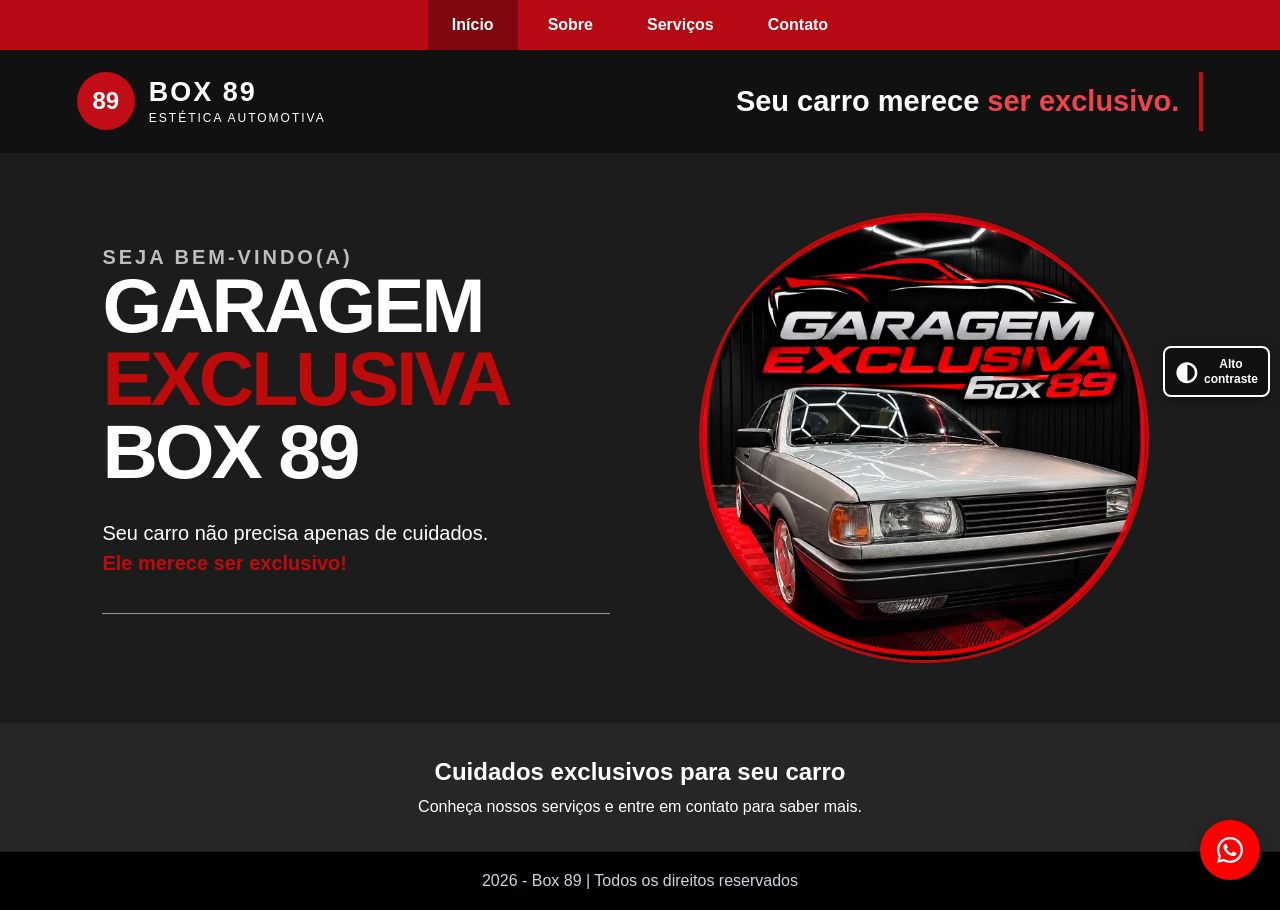
<file: index.html>
<!DOCTYPE html>

<html lang="pt-BR">
<head>
<meta charset="utf-8"/>
<meta content="width=device-width, initial-scale=1.0" name="viewport"/>
<title>Garagem Exclusiva Box 89</title>
<link href="css/inicio.css" rel="stylesheet"/>
<link href="css/menu-padrao.css" rel="stylesheet"/>
<link href="css/acessibilidade.css" rel="stylesheet"/>
<script src="js/acessibilidade.js" defer></script>
</head>
<body>
<button class="contraste-toggle" type="button" aria-pressed="false" aria-label="Ativar alto contraste" title="Ativar alto contraste"><span aria-hidden="true">◐</span><span>Alto<br/>contraste</span></button>
<!-- Navegação padronizada em todas as páginas -->
<nav aria-label="Menu principal" class="navbar">
<div class="navbar-conteudo">
<a aria-current="page" class="ativo" href="index.html">Início</a>
<a href="sobre.html">Sobre</a>
<a href="servicos.html">Serviços</a>
<a href="contato.html">Contato</a>
</div> 
</nav>
<header class="cabecalho" id="inicio">
<div class="cabecalho-conteudo">
<div class="marca">
<span class="marca-simbolo">89</span>
<div class="marca-texto">
<strong>BOX 89</strong>
<span>ESTÉTICA AUTOMOTIVA</span>
</div>
</div>
<div class="chamada-header">
<p class="slogan">Seu carro merece <strong>ser exclusivo.</strong></p>
</div>
</div>
</header>
<!--
        CONTROLES INVISÍVEIS
        Não usamos JavaScript.
        O CSS verifica qual opção está marcada (:checked).
    -->
<!-- HOME -->
<main class="home" id="sobre">
<div class="conteudo">
<p class="boas-vindas">
                SEJA BEM-VINDO(A)
            </p>
<h1>
                GARAGEM<br/>
<span>EXCLUSIVA</span><br/>
                BOX 89
            </h1>
<p class="descricao">
                Seu carro não precisa apenas de cuidados.
                <br/>
<strong>Ele merece ser exclusivo!</strong>
</p>
<div class="linha"></div>
</div>


<!-- IMAGEM DO CARRO -->
<div class="imagem-carro">
<img alt="Carro Box 89" src="img/bannerCarro1.jpg"/>
</div>


</main>
<section class="secao-servicos" id="servicos">
<h2>Cuidados exclusivos para seu carro</h2>
<p>Conheça nossos serviços e entre em contato para saber mais.</p>
</section>
<!-- FOOTER -->
<footer id="contato">
<p>2026 - Box 89 | Todos os direitos reservados</p>
</footer>
<!--Whatsapp Flot-->
<a aria-label="Falar no WhatsApp" class="whatsapp-float" href="https://wa.me/5511967640881?text=Olá!%20Vim%20pelo%20site." rel="noopener" target="_blank">
<svg fill="#fff" height="32" viewbox="0 0 32 32" width="32">
<path d="M16.003 3C8.83 3 3 8.83 3 16c0 2.294.6 4.53 1.74 6.5L3 29l6.68-1.72A12.94 12.94 0 0 0 16.003 29C23.17 29 29 23.17 29 16S23.17 3 16.003 3zm0 23.7c-2.02 0-3.99-.55-5.71-1.6l-.41-.24-3.96 1.02 1.06-3.86-.27-.4A10.66 10.66 0 0 1 5.3 16c0-5.9 4.8-10.7 10.7-10.7S26.7 10.1 26.7 16 21.9 26.7 16 26.7zm5.86-8c-.32-.16-1.9-.94-2.2-1.05-.3-.1-.51-.16-.73.16-.21.32-.83 1.05-1.02 1.26-.19.22-.37.24-.7.08-.32-.16-1.36-.5-2.6-1.6-.96-.86-1.6-1.91-1.8-2.23-.19-.32-.02-.5.14-.66.14-.14.32-.37.48-.56.16-.19.21-.32.32-.54.1-.21.05-.4-.03-.56-.08-.16-.73-1.76-1-2.4-.26-.63-.53-.54-.73-.55h-.62c-.21 0-.56.08-.85.4-.3.32-1.12 1.09-1.12 2.66s1.15 3.09 1.3 3.3c.16.21 2.25 3.44 5.46 4.83.76.33 1.36.53 1.82.68.77.24 1.46.2 2.01.12.61-.09 1.9-.78 2.16-1.53.27-.75.27-1.39.19-1.53-.08-.13-.3-.21-.62-.37z"></path>
</svg>
</a>
<script src="https://vlibras.gov.br/app/vlibras-plugin.js"></script>
<script>
  new window.VLibras.Widget(
    'https://vlibras.gov.br/app',
    'https://vlibras.gov.br/config/default_logo.json',
    'random',
    'R'
  );
</script>
</body>
</html>
</file>
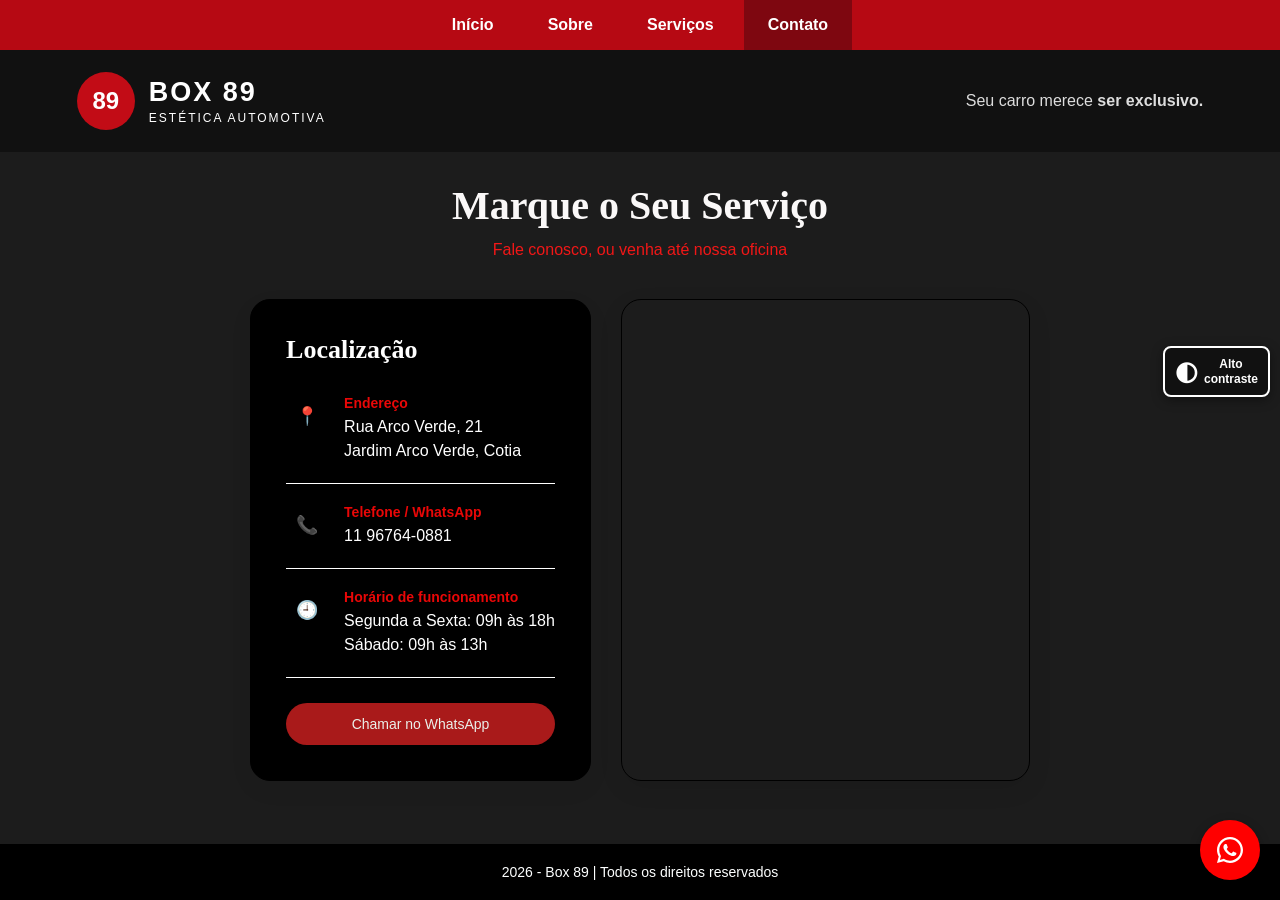
<file: contato.html>
<!DOCTYPE html>

<html lang="pt-BR">
<head>
<meta charset="utf-8"/>
<meta content="width=device-width, initial-scale=1.0" name="viewport"/>

<title>Contato | Box 89</title>
<link href="css/contato.css" rel="stylesheet"/>
<link href="css/menu-padrao.css" rel="stylesheet"/>
<link href="css/acessibilidade.css" rel="stylesheet"/>
<script src="js/acessibilidade.js" defer></script>
</head>


<body>
<button class="contraste-toggle" type="button" aria-pressed="false" aria-label="Ativar alto contraste" title="Ativar alto contraste"><span aria-hidden="true">◐</span><span>Alto<br/>contraste</span></button>
<!-- Navegação padronizada em todas as páginas -->
<nav aria-label="Menu principal" class="navbar">
<div class="navbar-conteudo">
<a href="index.html">Início</a>
<a href="sobre.html">Sobre</a>
<a href="servicos.html">Serviços</a>
<a aria-current="page" class="ativo" href="contato.html">Contato</a>
</div>
</nav>


<header class="cabecalho" id="inicio">
<div class="cabecalho-conteudo">
<div class="marca">
<span class="marca-simbolo">89</span>
<div class="marca-texto">
<strong>BOX 89</strong>
<span>ESTÉTICA AUTOMOTIVA</span>
</div>
</div>
<div class="chamada-header">
<p class="slogan">Seu carro merece <strong>ser exclusivo.</strong></p>
</div>
</div>
</header>


<!-- PÁGINA PRINCIPAL DE CONTATO -->
<main class="pagina-contato">
<div class="titulo-secao">
<h1>Marque o Seu Serviço</h1>
<p>Fale conosco, ou venha até nossa oficina</p>
</div>
<div class="container-contato">
<!-- COLUNA 1: INFORMAÇÕES DE CONTATO -->
<section class="info-contato">
<h2>Localização</h2>
<div class="item-info">
<span aria-hidden="true" class="icone">📍</span>
<div>
<strong>Endereço</strong>
<p>Rua Arco Verde, 21<br/>Jardim Arco Verde, Cotia</p>
</div>
</div>
<div class="item-info">
<span aria-hidden="true" class="icone">📞</span>
<div>
<strong>Telefone / WhatsApp</strong>
<p><a href="tel:+5511967640881">11 96764-0881</a></p>
</div>
</div>
<div class="item-info">
<span aria-hidden="true" class="icone">🕘</span>
<div>
<strong>Horário de funcionamento</strong>
<p>Segunda a Sexta: 09h às 18h<br/>Sábado: 09h às 13h</p>
</div>
</div>
<a class="botao-contato botao-whats" href="https://wa.me/5511967640881" rel="noopener" target="_blank">Chamar no WhatsApp</a>
</section>
<!-- COLUNA 2: MAPA DO GOOGLE MAPS -->
<div class="mapa-container">
<iframe allowfullscreen="" loading="lazy" referrerpolicy="strict-origin-when-cross-origin" src="https://www.google.com/maps/embed?pb=!1m18!1m12!1m3!1d913.9205496635019!2d-46.937766330395895!3d-23.61572789867264!2m3!1f0!2f0!3f0!3m2!1i1024!2i768!4f13.1!3m3!1m2!1s0x94cfa9d5dc039637%3A0x68d81694b2e8126!2sR.%20Arco%20Verde%2C%2039%20-%20Jardim%20Arco-Iris%2C%20Cotia%20-%20SP%2C%2006700-533!5e0!3m2!1spt-BR!2sbr!4v1788198451281!5m2!1spt-BR!2sbr" title="Mapa da localização da Box 89"></iframe>
</div>
</div>
</main>


<!--=========================
                RODAPÉ
    =============================-->
<footer>
<p>2026 - Box 89 | Todos os direitos reservados</p>
</footer>


<!--=============================
                Whatsapp Flot
    ==================================-->
<a aria-label="Falar no WhatsApp" class="whatsapp-float" href="https://wa.me/5511999999999?text=Olá!%20Vim%20pelo%20site." rel="noopener" target="_blank">
<svg fill="#fff" height="32" viewbox="0 0 32 32" width="32">
<path d="M16.003 3C8.83 3 3 8.83 3 16c0 2.294.6 4.53 1.74 6.5L3 29l6.68-1.72A12.94 12.94 0 0 0 16.003 29C23.17 29 29 23.17 29 16S23.17 3 16.003 3zm0 23.7c-2.02 0-3.99-.55-5.71-1.6l-.41-.24-3.96 1.02 1.06-3.86-.27-.4A10.66 10.66 0 0 1 5.3 16c0-5.9 4.8-10.7 10.7-10.7S26.7 10.1 26.7 16 21.9 26.7 16 26.7zm5.86-8c-.32-.16-1.9-.94-2.2-1.05-.3-.1-.51-.16-.73.16-.21.32-.83 1.05-1.02 1.26-.19.22-.37.24-.7.08-.32-.16-1.36-.5-2.6-1.6-.96-.86-1.6-1.91-1.8-2.23-.19-.32-.02-.5.14-.66.14-.14.32-.37.48-.56.16-.19.21-.32.32-.54.1-.21.05-.4-.03-.56-.08-.16-.73-1.76-1-2.4-.26-.63-.53-.54-.73-.55h-.62c-.21 0-.56.08-.85.4-.3.32-1.12 1.09-1.12 2.66s1.15 3.09 1.3 3.3c.16.21 2.25 3.44 5.46 4.83.76.33 1.36.53 1.82.68.77.24 1.46.2 2.01.12.61-.09 1.9-.78 2.16-1.53.27-.75.27-1.39.19-1.53-.08-.13-.3-.21-.62-.37z"></path>
</svg>
</a>
<script src="https://vlibras.gov.br/app/vlibras-plugin.js"></script>
<script>
  new window.VLibras.Widget(
    'https://vlibras.gov.br/app',
    'https://vlibras.gov.br/config/default_logo.json',
    'random',
    'R'
  );
</script>
</body>
</html>
</file>
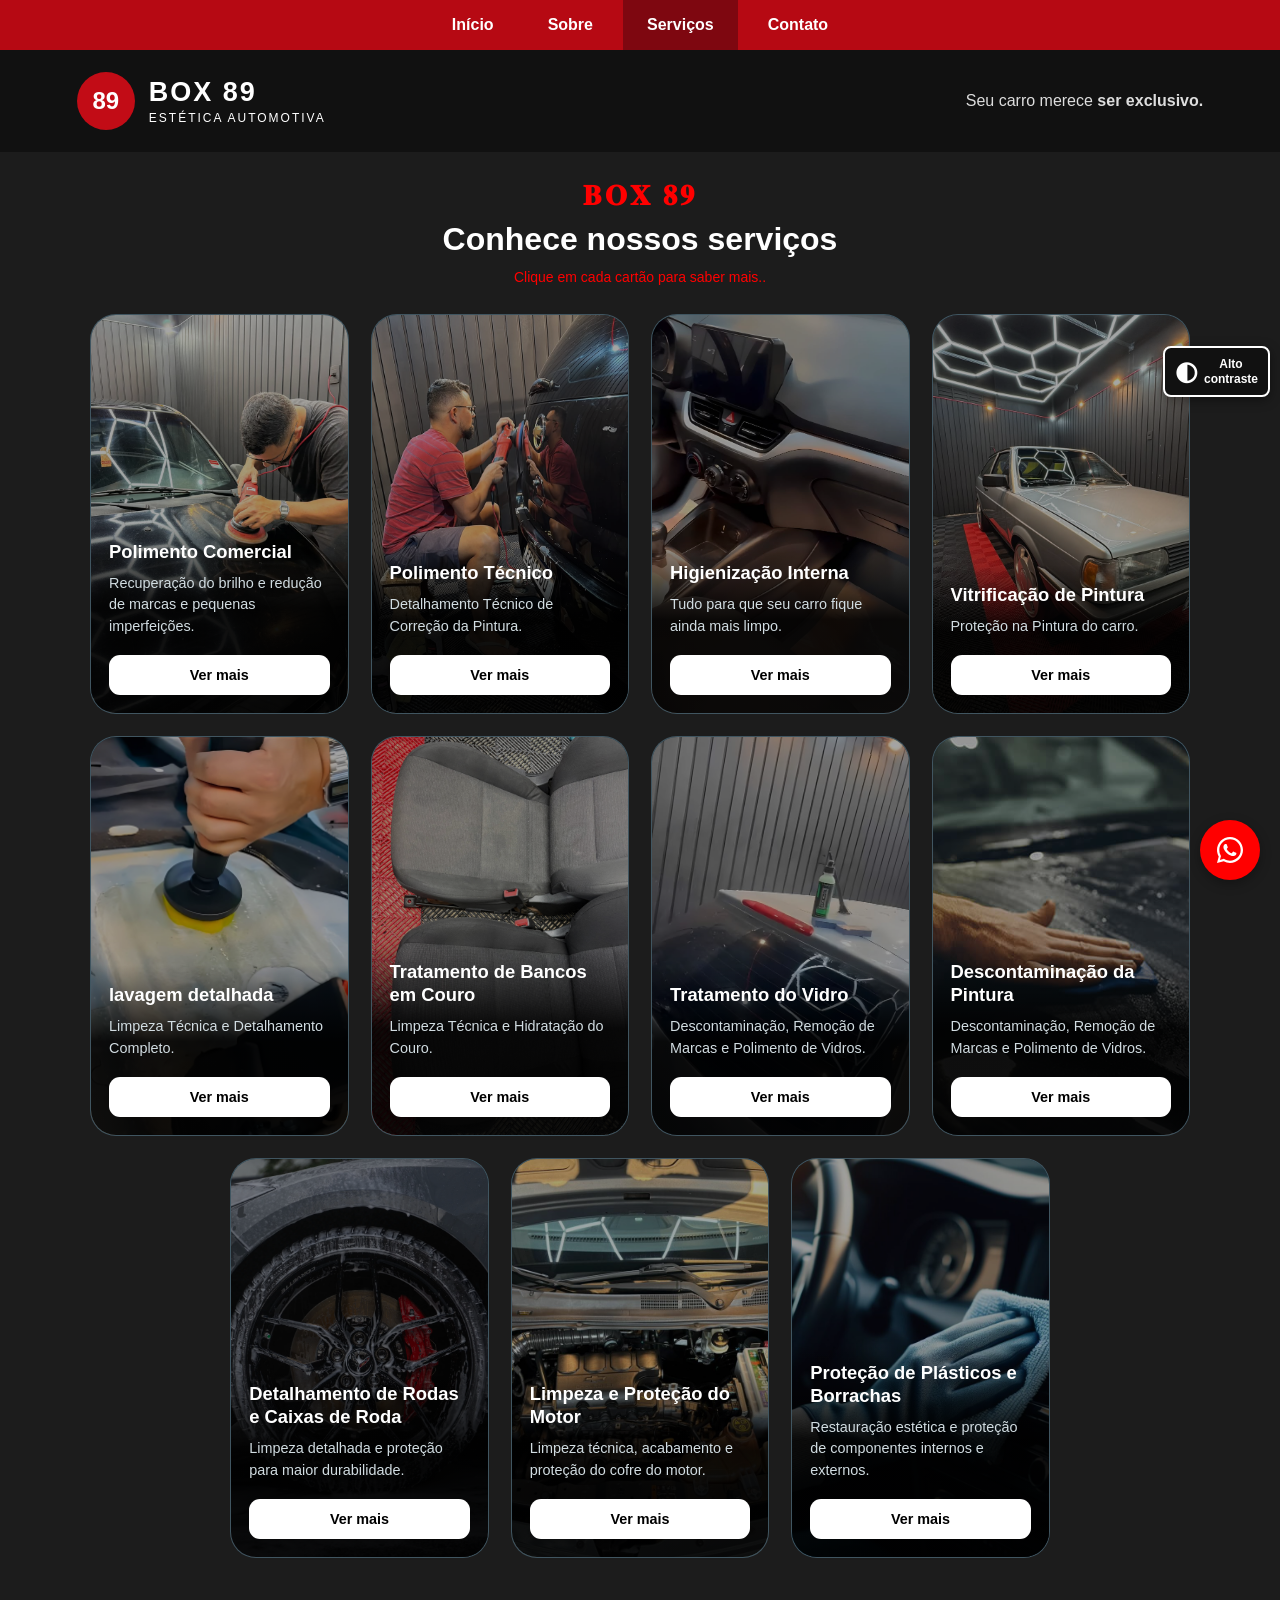
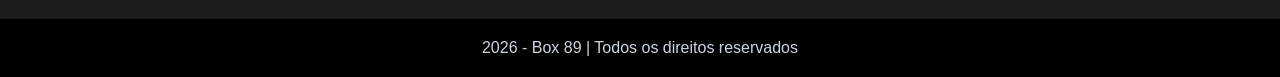
<file: servicos.html>
<!DOCTYPE html>

<html lang="pt-BR">
<head>
<meta charset="utf-8"/>
<!-- Faz a página funcionar bem em celular e computador -->
<meta content="width=device-width, initial-scale=1.0" name="viewport"/>

<title>Serviços | Garagem Exclusiva Box 89</title>
<!-- Conecta o HTML ao arquivo CSS -->
<link href="css/servicos.css" rel="stylesheet"/>
<link href="css/menu-padrao.css" rel="stylesheet"/>
<link href="css/acessibilidade.css" rel="stylesheet"/>
<script src="js/acessibilidade.js" defer></script>
</head>


<body>
<button class="contraste-toggle" type="button" aria-pressed="false" aria-label="Ativar alto contraste" title="Ativar alto contraste"><span aria-hidden="true">◐</span><span>Alto<br/>contraste</span></button>
<!-- Navegação padronizada em todas as páginas -->
<nav aria-label="Menu principal" class="navbar">
<div class="navbar-conteudo">
<a href="index.html">Início</a>
<a href="sobre.html">Sobre</a>
<a aria-current="page" class="ativo" href="servicos.html">Serviços</a>
<a href="contato.html">Contato</a>
</div>
</nav>


<header class="cabecalho" id="inicio">
<div class="cabecalho-conteudo">
<div class="marca">
<span class="marca-simbolo">89</span>
<div class="marca-texto">
<strong>BOX 89</strong>
<span>ESTÉTICA AUTOMOTIVA</span>
</div>
</div>
<div class="chamada-header">
<p class="slogan">Seu carro merece <strong>ser exclusivo.</strong></p>
</div>
</div>
</header>


<!-- =========================
       TÍTULO DA PÁGINA
       ========================= -->
<header class="hero">
<span class="eyebrow">𝐁𝐎𝐗 𝟖𝟗</span>
<h1>Conhece nossos serviços</h1>
<p>
      Clique em cada cartão para saber mais..
  </p></header>


<!-- =========================
       ÁREA DOS 4 CARDS
       ========================= -->
<main class="cards-container" id="cards">

<!-- =====================================================
         CARD 1
         ===================================================== -->
<article class="card">
<!-- Parte interna que vai girar -->
<div class="card-inner">
<!-- FRENTE -->
<section class="card-face card-front">
<!-- Imagem online -->
<img alt="Ambiente moderno de trabalho" class="card-image" src="img/foto6.jpeg"/>
<div class="front-content">
<h2>Polimento Comercial</h2>
<p>
              Recuperação do brilho e redução de marcas e pequenas imperfeições.
            </p>
<!-- Botão que vira o card -->
<button class="btn flip-button" type="button">
              Ver mais 
            </button>
</div>
</section>
<!-- VERSO -->
<section class="card-face card-back">
<h2><span> Polimento Comercial </span></h2>
<p>
           Restaurar a pintura ao seu estado mais próximo do original, corrigindo imperfeições profundas e nivelando a camada de verniz, em vez de apenas mascarar os defeitos.
          </p>
<!-- Botão para voltar -->
<button class="btn back-button" type="button">
             Voltar
          </button>
</section>
</div>
</article>


<!-- =====================================================
         CARD 2
         ===================================================== -->
<article class="card">
<div class="card-inner">
<!-- FRENTE -->
<section class="card-face card-front">
<img class="card-image" src="img/foto1.jpeg"/>
<div class="front-content">
<h2>Polimento Técnico</h2>
<p>
              Detalhamento Técnico de Correção da Pintura.
            </p>
<button class="btn flip-button" type="button">
              Ver mais 
            </button>
</div>
</section>
<!-- VERSO -->
<section class="card-face card-back">
<h2><span> Polimento Técnico </span></h2>
<p>
           O processo mais completo de correção de pintura, desenvolvido para remover ou reduzir riscos, marcas de lavagem, hologramas, oxidação e outras imperfeições, buscando alcançar o máximo nível de brilho e acabamento.
          </p>
<button class="btn back-button" type="button">
             Voltar
          </button>
</section>
</div>
</article>


<!-- =====================================================
         CARD 3
         ===================================================== -->
<article class="card">
<div class="card-inner">
<!-- FRENTE -->
<section class="card-face card-front">
<img alt="Equipe trabalhando em conjunto" class="card-image" src="img/foto8.jpeg"/>
<div class="front-content">
<h2>Higienização Interna</h2>
<p>
              Tudo para que seu carro fique ainda mais limpo.
            </p>
<button class="btn flip-button" type="button">
              Ver mais 
            </button>
</div>
</section>
<!-- VERSO -->
<section class="card-face card-back">
<h2><span> Higienização Interna </span></h2>
<p>
             Limpeza profunda de bancos, carpetes, teto, cintos, plásticos e demais superfícies 
internas, ajudando a remover sujeiras, manchas e odores e devolvendo o aspecto de conservação ao 
interior. 
          </p>
<button class="btn back-button" type="button">
             Voltar
          </button>
</section>
</div>
</article>


<!-- =====================================================
         CARD 4
         ===================================================== -->
<article class="card">
<div class="card-inner">
<!-- FRENTE -->
<section class="card-face card-front">
<img alt="Notebook usado para estudar" class="card-image" src="img/foto11.jpeg"/>
<div class="front-content">
<h2>Vitrificação de Pintura</h2>
<p>
              Proteção na Pintura do carro.
            </p>
<button class="btn flip-button" type="button">
              Ver mais 
            </button>
</div>
</section>
<!-- VERSO -->
<section class="card-face card-back">
<h2>Vitrificação de Pintura</h2>
<p>
           aplicação de revestimento de alta performance que cria uma camada de proteção 
sobre a pintura, aumentando o brilho, facilitando a manutenção e oferecendo maior resistência contra 
agentes externos. 
          </p>
<button class="btn back-button" type="button">
             Voltar
          </button>
</section>
</div>
</article>


<!-- =====================================================
         CARD 5
         ===================================================== -->
<article class="card">
<div class="card-inner">
<!-- FRENTE -->
<section class="card-face card-front">
<img alt="Equipe trabalhando em conjunto" class="card-image" src="img/foto9.jpeg"/>
<div class="front-content">
<h2>lavagem detalhada</h2>
<p>
           Limpeza Técnica e Detalhamento Completo.
            </p>
<button class="btn flip-button" type="button">
              Ver mais 
            </button>
</div>
</section>
<!-- VERSO -->
<section class="card-face card-back">
<h2>lavagem detalhada</h2>
<p>
          limpeza completa e cuidadosa do veículo, incluindo carroceria, rodas, caixas de roda,

vidros, detalhes externos e acabamento interno, utilizando produtos específicos para cada superfície. 
          </p>
<button class="btn back-button" type="button">
             Voltar
          </button>
</section>
</div>
</article>


<!-- =====================================================
         CARD 6
         ===================================================== -->
<article class="card">
<div class="card-inner">
<!-- FRENTE -->
<section class="card-face card-front">
<img alt="Equipe trabalhando em conjunto" class="card-image" src="img/foto5.jpeg"/>
<div class="front-content">
<h2>Tratamento de Bancos em Couro</h2>
<p>
            Limpeza Técnica e Hidratação do Couro.
            </p>
<button class="btn flip-button" type="button">
              Ver mais 
            </button>
</div>
</section>
<!-- VERSO -->
<section class="card-face card-back">
<h2>Tratamento de Bancos em Couro</h2>
<p>
            Aplicação de revestimento de alta performance que cria uma camada protetora sobre a pintura, elevando o brilho, facilitando as manutenções de rotina e oferecendo máxima resistência contra agentes externos.
          </p>
<button class="btn back-button" type="button">
             Voltar
          </button>
</section>
</div>
</article>


<!-- =====================================================
         CARD 7
         ===================================================== -->
<article class="card">
<div class="card-inner">
<!-- FRENTE -->
<section class="card-face card-front">
<img alt="Equipe trabalhando em conjunto" class="card-image" src="img/foto14.jpeg"/>
<div class="front-content">
<h2>Tratamento do Vidro</h2>
<p>
            Descontaminação, Remoção de Marcas e Polimento de Vidros.
            </p>
<button class="btn flip-button" type="button">
              Ver mais 
            </button>
</div>
</section>
<!-- VERSO -->
<section class="card-face card-back">
<h2>Tratamento do Vidro</h2>
<p>
            remoção de marcas d’água e chuva ácida, descontaminação e, quando necessário,
polimento dos vidros para melhorar o acabamento e a visibilidade.
          </p>
<button class="btn back-button" type="button">
             Voltar
          </button>
</section>
</div>
</article>


<!-- =====================================================
         CARD 8
         ===================================================== -->
<article class="card">
<div class="card-inner">
<!-- FRENTE -->
<section class="card-face card-front">
<img alt="Equipe trabalhando em conjunto" class="card-image" src="img/foto10.jpg"/>
<div class="front-content">
<h2>Descontaminação da Pintura</h2>
<p>
            Descontaminação, Remoção de Marcas e Polimento de Vidros.
            </p>
<button class="btn flip-button" type="button">
              Ver mais 
            </button>
</div>
</section>
<!-- VERSO -->
<section class="card-face card-back">
<h2>Descontaminação da pintura</h2>
<p>Remoção de contaminantes impregnados na superfície que não são eliminados na lavagem convencional, deixando a pintura limpa e preparada para as etapas de polimento e proteção, garantindo um melhor acabamento e maior eficiência dos produtos aplicados.
          </p>
<button class="btn back-button" type="button">
             Voltar
          </button>
</section>
</div>
</article>


<!-- =====================================================
         CARD 9
         ===================================================== -->
<article class="card">
<div class="card-inner">
<!-- FRENTE -->
<section class="card-face card-front">
<img alt="Equipe trabalhando em conjunto" class="card-image" src="img/foto12.avif"/>
<div class="front-content">
<h2>Detalhamento de Rodas e Caixas de Roda</h2>
<p>
            Limpeza detalhada e proteção para maior durabilidade.
            </p>
<button class="btn flip-button" type="button">
              Ver mais 
            </button>
</div>
</section>
<!-- VERSO -->
<section class="card-face card-back">
<h2>Detalhamento de Rodas e Caixas de Roda</h2>

<p>Limpeza profunda das áreas, removendo sujeiras impregnadas e resíduos acumulados, seguida da aplicação de uma proteção adequada para preservar a superfície, melhorar o acabamento e prolongar sua conservação.



          </p>
<button class="btn back-button" type="button">
             Voltar
          </button>
</section>
</div>
</article>


<!-- =====================================================
         CARD 10
         ===================================================== -->
<article class="card">
<div class="card-inner">
<!-- FRENTE -->
<section class="card-face card-front">
<img alt="Equipe trabalhando em conjunto" class="card-image" src="img/foto2.jpeg"/>
<div class="front-content">
<h2>Limpeza e Proteção do Motor</h2>
<p>
            Limpeza técnica, acabamento e proteção do cofre do motor.
            </p>
<button class="btn flip-button" type="button">
              Ver mais 
            </button>
</div>
</section>
<!-- VERSO -->
<section class="card-face card-back">
<h2>Limpeza e Proteção de Motor</h2>
<p>Limpeza detalhada da parte superior do cofre do motor, realizada com técnicas e produtos adequados para
  cada componente, seguida de acabamento e aplicação de proteção nas superfícies indicadas, preservando a estética e a conservação do conjunto.
          </p>
<button class="btn back-button" type="button">
             Voltar
          </button>
</section>
</div>
</article>


<!-- =====================================================
         CARD 11
         ===================================================== -->
<article class="card">
<div class="card-inner">
<!-- FRENTE -->
<section class="card-face card-front">
<img alt="Equipe trabalhando em conjunto" class="card-image" src="img/foto13.jpeg"/>
<div class="front-content">
<h2>Proteção de Plásticos e Borrachas</h2>
<p>
           Restauração estética e proteção de componentes internos e externos.



            </p>
<button class="btn flip-button" type="button">
              Ver mais 
            </button>
</div>
</section>
<!-- VERSO -->
<section class="card-face card-back">
<h2>Proteção de Plásticos e Borrachas</h2>
<p>
            Tratamento de componentes internos e externos, visando restaurar o aspecto visual original, realçar o acabamento e preservar os materiais contra o desgaste e o envelhecimento, prolongando sua vida útil.



          </p>
<button class="btn back-button" type="button">
             Voltar
          </button>
</section>
</div>
</article>
</main>


<!-- =========================
       RODAPÉ
       ========================= -->
<footer>
<p>2026 - Box 89 | Todos os direitos reservados</p>
</footer>


<!-- Conecta o HTML ao arquivo JavaScript -->
<script src="js/script.js"></script>


<!--Whatsapp Flot-->
<a aria-label="Falar no WhatsApp" class="whatsapp-float" href="https://wa.me/5511967640881?text=Olá!%20Vim%20pelo%20site." rel="noopener" target="_blank">
<svg fill="#fff" height="32" viewbox="0 0 32 32" width="32">
<path d="M16.003 3C8.83 3 3 8.83 3 16c0 2.294.6 4.53 1.74 6.5L3 29l6.68-1.72A12.94 12.94 0 0 0 16.003 29C23.17 29 29 23.17 29 16S23.17 3 16.003 3zm0 23.7c-2.02 0-3.99-.55-5.71-1.6l-.41-.24-3.96 1.02 1.06-3.86-.27-.4A10.66 10.66 0 0 1 5.3 16c0-5.9 4.8-10.7 10.7-10.7S26.7 10.1 26.7 16 21.9 26.7 16 26.7zm5.86-8c-.32-.16-1.9-.94-2.2-1.05-.3-.1-.51-.16-.73.16-.21.32-.83 1.05-1.02 1.26-.19.22-.37.24-.7.08-.32-.16-1.36-.5-2.6-1.6-.96-.86-1.6-1.91-1.8-2.23-.19-.32-.02-.5.14-.66.14-.14.32-.37.48-.56.16-.19.21-.32.32-.54.1-.21.05-.4-.03-.56-.08-.16-.73-1.76-1-2.4-.26-.63-.53-.54-.73-.55h-.62c-.21 0-.56.08-.85.4-.3.32-1.12 1.09-1.12 2.66s1.15 3.09 1.3 3.3c.16.21 2.25 3.44 5.46 4.83.76.33 1.36.53 1.82.68.77.24 1.46.2 2.01.12.61-.09 1.9-.78 2.16-1.53.27-.75.27-1.39.19-1.53-.08-.13-.3-.21-.62-.37z"></path>
</svg>
</a>

<script src="https://vlibras.gov.br/app/vlibras-plugin.js"></script>
<script>
  new window.VLibras.Widget(
    'https://vlibras.gov.br/app',
    'https://vlibras.gov.br/config/default_logo.json',
    'random',
    'R'
  );
</script>
</body>
</html>
</file>
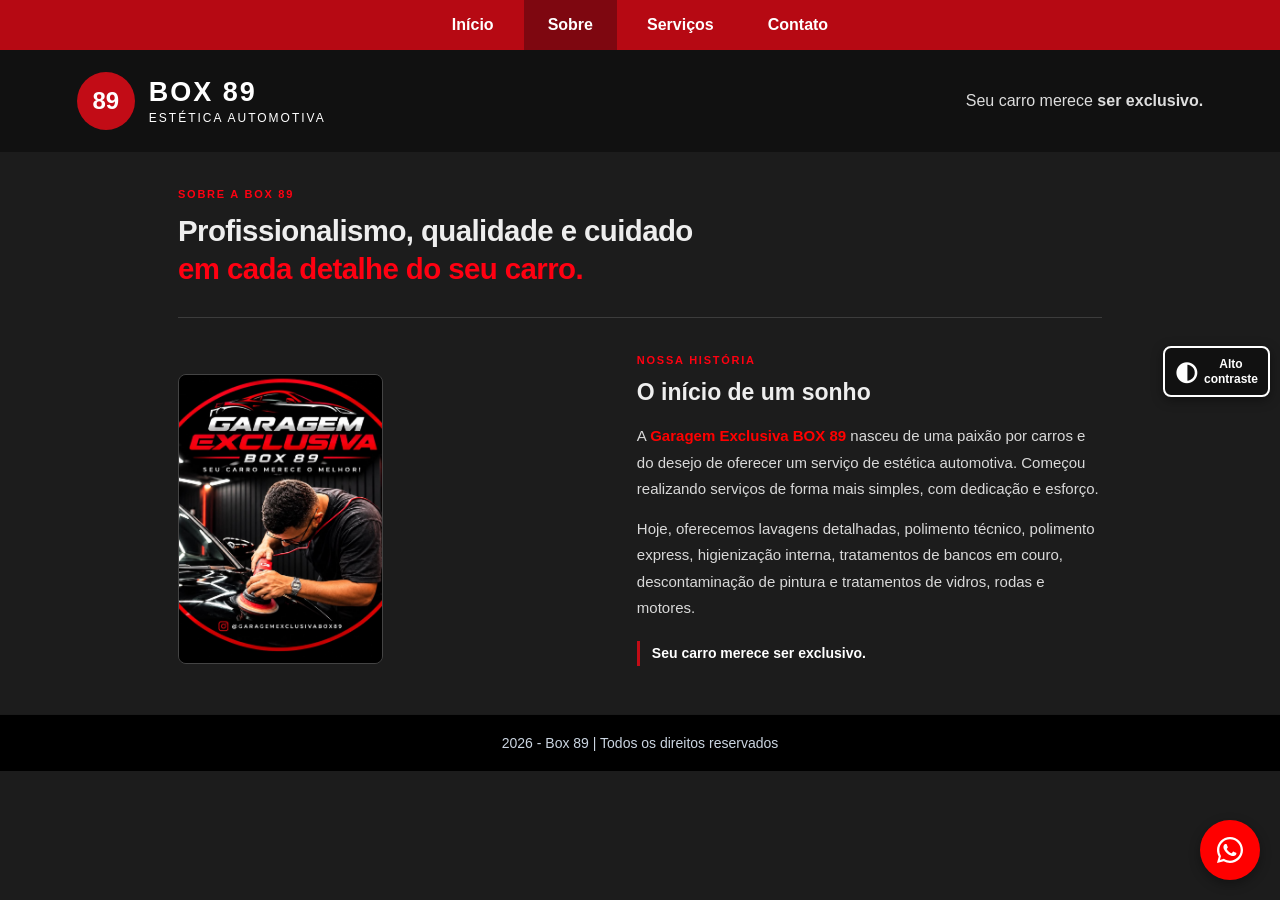
<file: sobre.html>
<!DOCTYPE html>

<html lang="pt-BR">
<head>
<meta charset="utf-8"/>
<meta content="width=device-width, initial-scale=1.0" name="viewport"/>
<link href="css/sobre.css" rel="stylesheet"/>

<title>GARAGEM EXCLUSIVA BOX 89</title>
<link href="css/menu-padrao.css" rel="stylesheet"/>
<link href="css/acessibilidade.css" rel="stylesheet"/>
<script src="js/acessibilidade.js" defer></script>
</head>

<!-- =========================================
     NAVBAR
========================================= -->
<body>
<button class="contraste-toggle" type="button" aria-pressed="false"
 aria-label="Ativar alto contraste" 
 title="Ativar alto contraste"><span aria-hidden="true">◐</span>
 <span>Alto<br/>contraste</span></button>

 
<!-- Navegação padronizada em todas as páginas -->
<nav aria-label="Menu principal" class="navbar">
<div class="navbar-conteudo">
<a href="index.html">Início</a>
<a aria-current="page" class="ativo" href="sobre.html">Sobre</a>
<a href="servicos.html">Serviços</a>
<a href="contato.html">Contato</a>
</div>
</nav>


<header class="cabecalho" id="inicio">
<div class="cabecalho-conteudo">
<div class="marca">
<span class="marca-simbolo">89</span>
<div class="marca-texto">
<strong>BOX 89</strong>
<span>ESTÉTICA AUTOMOTIVA</span>
</div>
</div>
<div class="chamada-header">
<p class="slogan">Seu carro merece <strong>ser exclusivo.</strong></p>
</div>
</div>
</header>

<!-- =========================================
     SOBRE A EMPRESA
========================================= -->
<main class="sobre" id="sobre">
  <header class="sobre-intro">
    <span class="pequeno">SOBRE A BOX 89</span>
    <h1>Profissionalismo, qualidade e cuidado<br class="quebra-desktop"/> <span>em cada detalhe do seu carro.</span></h1>
  </header>
  <div class="sobre-layout">
    <div class="sobre-galeria">
      <img src="img/foto16.jpeg" alt="Estética automotiva Box 89"/>
     
    </div>
    <section class="sobre-historia" aria-labelledby="historia-titulo">
      <span class="pequeno">NOSSA HISTÓRIA</span>
      <h2 id="historia-titulo">O início de um sonho</h2>
      <p>A <strong>Garagem Exclusiva BOX 89</strong> nasceu de uma paixão por carros e do desejo de oferecer um serviço de estética automotiva. Começou realizando serviços de forma mais simples, com dedicação e esforço.</p>
      <p>Hoje, oferecemos lavagens detalhadas, polimento técnico, polimento express, higienização interna, tratamentos de bancos em couro, descontaminação de pintura e tratamentos de vidros, rodas e motores.</p>
      <p class="sobre-assinatura">Seu carro merece ser exclusivo.</p>
    </section>
  </div>
</main>


<!--===========================
            FOOTER
===============================-->
<footer>
<p>2026 - Box 89 | Todos os direitos reservados</p>
</footer>


<!--===========================
            WHATSAPP FLOAT
    ===============================-->
<a aria-label="Falar no WhatsApp" class="whatsapp-float" href="https://wa.me/5511967640881?text=Olá!%20Vim%20pelo%20site." rel="noopener" target="_blank">
<svg fill="#fff" height="32" viewbox="0 0 32 32" width="32">
<path d="M16.003 3C8.83 3 3 8.83 3 16c0 2.294.6 4.53 1.74 6.5L3 29l6.68-1.72A12.94 12.94 0 0 0 16.003 29C23.17 29 29 23.17 29 16S23.17 3 16.003 3zm0 23.7c-2.02 0-3.99-.55-5.71-1.6l-.41-.24-3.96 1.02 1.06-3.86-.27-.4A10.66 10.66 0 0 1 5.3 16c0-5.9 4.8-10.7 10.7-10.7S26.7 10.1 26.7 16 21.9 26.7 16 26.7zm5.86-8c-.32-.16-1.9-.94-2.2-1.05-.3-.1-.51-.16-.73.16-.21.32-.83 1.05-1.02 1.26-.19.22-.37.24-.7.08-.32-.16-1.36-.5-2.6-1.6-.96-.86-1.6-1.91-1.8-2.23-.19-.32-.02-.5.14-.66.14-.14.32-.37.48-.56.16-.19.21-.32.32-.54.1-.21.05-.4-.03-.56-.08-.16-.73-1.76-1-2.4-.26-.63-.53-.54-.73-.55h-.62c-.21 0-.56.08-.85.4-.3.32-1.12 1.09-1.12 2.66s1.15 3.09 1.3 3.3c.16.21 2.25 3.44 5.46 4.83.76.33 1.36.53 1.82.68.77.24 1.46.2 2.01.12.61-.09 1.9-.78 2.16-1.53.27-.75.27-1.39.19-1.53-.08-.13-.3-.21-.62-.37z"></path>
</svg>
</a>


<!---==================
BOTÃO DE ACESSIBILIDADE
=======================--->
<script src="https://vlibras.gov.br/app/vlibras-plugin.js"></script>
<script>
  new window.VLibras.Widget(
    'https://vlibras.gov.br/app',
    'https://vlibras.gov.br/config/default_logo.json',
    'random',
    'R'
  );
</script>
</body>
</html>
</file>
<file: css/inicio.css>
* {
    margin: 0;
    padding: 0;
    box-sizing: border-box;
}

body {
    font-family: Arial, Helvetica, sans-serif;
    background: #1c1c1c;
    color: #ffffff;
    display: flex;
    flex-direction: column;
    min-height: 100vh;
}

/* CABEÇALHO - ALTERE AS CORES AQUI */
.cabecalho {
    background-color: #111111;
    color: #ffffff;
    padding: 22px 6%;
}
.cabecalho-conteudo {
    max-width: 1200px;
    margin: 0 auto;
    display: flex;
    align-items: center;
    justify-content: space-between;
    gap: 20px;
}
.marca {
    display: flex;
    align-items: center;
    gap: 14px;
}
.marca-simbolo {
    background-color: #c20c16;
    color: #ffffff;
    border-radius: 50%;
    width: 58px;
    height: 58px;
    display: flex;
    align-items: center;
    justify-content: center;
    font-size: 24px;
    font-weight: bold;
}
.marca-texto strong {
    display: block;
    font-size: 27px;
    letter-spacing: 2px;
}
.marca-texto span {
    display: block;
    font-size: 12px;
    letter-spacing: 2px;
    margin-top: 3px;
}
.slogan {
    color: #dddddd;
    font-size: 16px;
    text-align: right;
}
/* BARRA DE NAVEGAÇÃO */
.navbar {
    background-color: #b60913;
    padding: 0 6%;
}
.navbar-conteudo {
    max-width: 1200px;
    margin: 0 auto;
    display: flex;
    justify-content: center;
    flex-wrap: wrap;
    gap: 6px;
}
.navbar a {
    display: block;
    padding: 16px 24px;
    color: #ffffff;
    text-decoration: none;
    font-size: 16px;
    font-weight: bold;
}
.navbar a:hover,
.navbar a:focus,
.navbar a.ativo {
    background-color: #7e0710;
    color: #ffffff;
}

/* HOME */

.home {
    flex: 1;
    display: grid;
    grid-template-columns: 1fr 1fr;
    align-items: center;
    gap: 60px;
    padding: 60px 8%;
    background: #1c1c1c;
}




/* CONTEÚDO */

.conteudo {
    max-width: 600px;
}

.boas-vindas {
    color: #bdbdbd;
    font-size: 20px;
    font-weight: bold;
    letter-spacing: 3px;
    display: block;
}

/* TÍTULO */
.conteudo h1 {
    font-size: clamp(55px, 6vw, 85px);
    line-height: 0.95;
    letter-spacing: -3px;
    font-weight: 900;
}

.conteudo h1 span {
    color: #bd0b0b;
}

/* DESCRIÇÃO */
.descricao {
    margin-top: 30px;
    font-size: 20px;
    line-height: 1.5;
    color: #ffffff;
}

.descricao strong {
    color: #bd0b0b;
}





/* LINHA */

.linha {
    width: 100%;
    height: 1px;
    background: #999;
    margin: 35px 0 15px;
}

/* MENU DA HOME */
.menu-home {
    font-size: 17px;
    color: #ffffff;
}

.menu-home span {
    margin: 0 8px;
    color: #c0392b;
}

/* IMAGEM REDONDA */


.imagem-carro {
    width: 100%;
    max-width: 450px;
    aspect-ratio: 1;
    border-radius: 50%;
    overflow: hidden;
    border: 3px solid #bd0b0b;
    justify-self: center;
}

.imagem-carro img {
    width: 100%;
    height: 100%;
    object-fit: cover;
    display: block;
}

/* FOOTER CENTRALIZADO NO RODAPÉ */


footer {
    text-align: center;
    padding: 20px;
    color: #cbd5e1;
    background: #000000;
    border-top: 1px solid rgba(255, 255, 255, 0.1);
    width: 100%;
}
.whatsapp-float {
    position: fixed;
    right: 20px;
    bottom: 20px;
    width: 60px;
    height: 60px;
    background: #ff0000;
    border-radius: 50%;
    display: flex;
    align-items: center;
    justify-content: center;
    box-shadow: 0 4px 12px rgba(0, 0, 0, 0.3);
    z-index: 9999;
    transition: transform 0.2s;
  }
  .whatsapp-float:hover { transform: scale(1.1); }



/* RESPONSIVO */



@media (max-width: 800px) {
    .cabecalho-conteudo {
        flex-direction: column;
        text-align: center;
    }
    .slogan {
        text-align: center;
    }

    .menu {
        gap: 20px;
    }

    .home {
        grid-template-columns: 1fr;
        padding: 50px 5%;
    }

    .imagem-carro {
        max-width: 320px;
    }

    .conteudo h1 {
        font-size: 55px;
    }
}

@media (max-width: 500px) {
    .menu {
        gap: 12px;
    }

    .menu a {
        font-size: 13px;
    }

    .conteudo h1 {
        font-size: 45px;
    }

    .boas-vindas {
        font-size: 18px;
    }

    .descricao {
        font-size: 16px;
    }

    .imagem-carro {
        max-width: 250px;
    }
}
/* SEÇÃO DE SERVIÇOS */
.secao-servicos {
    padding: 35px 6%;
    text-align: center;
    background-color: #262626;
}
.secao-servicos h2 {
    font-size: 24px;
    margin-bottom: 12px;
}
.secao-servicos p {
    font-size: 16px;
}
@media (max-width: 500px) {
    .navbar a {
        padding: 12px 14px;
        font-size: 14px;
    }
    .marca-texto strong {
        font-size: 23px;
    }
}

/* DESTAQUE DO HEADER - EDITE CORES E TEXTOS AQUI */
.chamada-header {
    max-width: 550px;
    text-align: right;
    padding: 12px 0 12px 22px;
    border-right: 4px solid #c20c16;
    padding-right: 20px;
}
.chamada-etiqueta {
    display: block;
    color: #f15c62;
    font-size: 11px;
    font-weight: bold;
    letter-spacing: 3px;
    margin-bottom: 10px;
}
.chamada-header .slogan {
    color: #ffffff;
    font-size: 29px;
    line-height: 1.2;
    font-weight: bold;
}
.chamada-header .slogan strong {
    color: #f0444d;
}
.chamada-complemento {
    color: #d6d6d6;
    font-size: 14px;
    line-height: 1.5;
    margin-top: 10px;
}
.chamada-botao {
    display: inline-block;
    margin-top: 16px;
    padding: 11px 18px;
    background-color: #c20c16;
    color: #ffffff;
    text-decoration: none;
    font-size: 13px;
    font-weight: bold;
    border-radius: 4px;
}
.chamada-botao:hover {
    background-color: #ed2732;
}
@media (max-width: 800px) {
    .cabecalho-conteudo {
        flex-direction: column;
        align-items: center;
    }
    .chamada-header {
        text-align: center;
        border-right: none;
        border-top: 3px solid #c20c16;
        padding: 20px 0 0;
    }
    .chamada-header .slogan {
        text-align: center;
        font-size: 25px;
    }
}
</file>
<file: css/menu-padrao.css>
/* MENU PADRÃO DO SITE — baseado na página Serviços 2 */
.navbar {
    width: 100%;
    height: auto;
    margin: 0;
    padding: 0 6%;
    background-color: #b60913;
    border-radius: 0;
    box-shadow: none;
    display: block;
    position: relative;
    z-index: 100;
}
.navbar-conteudo {
    max-width: 1200px;
    margin: 0 auto;
    display: flex;
    justify-content: center;
    flex-wrap: wrap;
    gap: 6px;
}
.navbar a {
    display: block;
    padding: 16px 24px;
    color: #ffffff;
    text-decoration: none;
    font-size: 16px;
    font-weight: bold;
    border-radius: 0;
}
.navbar a:hover, .navbar a:focus, .navbar a.ativo {
    background-color: #7e0710;
    color: #ffffff;
}
.cabecalho {
    background-color: #111111;
    color: #ffffff;
    padding: 22px 6%;
}
.cabecalho-conteudo {
    max-width: 1200px;
    margin: 0 auto;
    display: flex;
    align-items: center;
    justify-content: space-between;
    gap: 20px;
}
.marca { display: flex; align-items: center; gap: 14px; }
.marca-simbolo {
    background-color: #c20c16;
    color: #ffffff;
    border-radius: 50%;
    width: 58px;
    height: 58px;
    display: flex;
    align-items: center;
    justify-content: center;
    font-size: 24px;
    font-weight: bold;
}
.marca-texto strong { display: block; font-size: 27px; letter-spacing: 2px; }
.marca-texto span { display: block; font-size: 12px; letter-spacing: 2px; margin-top: 3px; }
.slogan { color: #dddddd; font-size: 16px; text-align: right; }
@media (max-width: 800px) {
    .cabecalho-conteudo { flex-direction: column; text-align: center; }
    .slogan { text-align: center; }
    .navbar { width: 100%; }
    .navbar-conteudo { gap: 0; }
    .navbar a { padding: 13px 15px; font-size: 14px; }
}
@media (max-width: 380px) { .navbar a { padding: 11px 10px; font-size: 13px; } }
</file>
<file: css/acessibilidade.css>
/* Botão acima do acesso lateral ao VLibras. */
.contraste-toggle { position: fixed; right: 10px; top: calc(50% - 104px); z-index: 999999; display: flex; align-items: center; gap: 6px; min-height: 44px; padding: 8px 10px; border: 2px solid #fff; border-radius: 8px; background: #111; color: #fff; font: 700 12px/1.2 Arial, sans-serif; cursor: pointer; box-shadow: 0 3px 12px #0006; }
.contraste-toggle > span:first-child { font-size: 26px; }
:focus-visible { outline: 3px solid #ffe600; outline-offset: 4px; }
html.alto-contraste { color-scheme: dark; }
html.alto-contraste body, html.alto-contraste body :is(nav, header, main, footer, section, article, .sobre-texto, .conteudo, .front-content, .card-face, .card-inner, .contato-info, .mapa-container) { background: #000 !important; color: #fff !important; box-shadow: none !important; }
html.alto-contraste body :is(h1,h2,h3,p,strong,span,label,li) { color: #fff !important; text-shadow: none !important; }
html.alto-contraste body :is(a,button) { color: #ffe600 !important; background: #000 !important; border: 2px solid #ffe600 !important; text-shadow: none !important; }
html.alto-contraste body a { text-decoration: underline !important; }
html.alto-contraste body :is(a,button):is(:hover,:focus-visible), html.alto-contraste body a[aria-current="page"] { background: #ffe600 !important; color: #000 !important; }
html.alto-contraste .contraste-toggle span { color: inherit !important; }
html.alto-contraste .card-face { border: 2px solid #fff !important; }
html.alto-contraste .card-image { filter: brightness(.45) !important; }
html.alto-contraste .front-content { background: #000 !important; }
html.alto-contraste :is(input,textarea,select) { color: #fff !important; background: #000 !important; border: 2px solid #fff !important; }
html.alto-contraste :is(input,textarea)::placeholder { color: #fff !important; }
@media (max-width: 550px) { .contraste-toggle { right: 10px; padding: 6px; font-size: 11px; } }
</file>
<file: css/contato.css>
/* =========================================
   CONFIGURAÇÕES GERAIS / RESET
========================================= */

* {
    margin: 0;
    padding: 0;
    box-sizing: border-box;
}

body {
    font-family: Arial, sans-serif;
    background: #1c1c1c;
    color:#1c1c1c ;
    display: flex;
    flex-direction: column;
    min-height: 100vh;
}

main {
    flex: 1;
}

a:focus-visible {
    outline: 3px solid hsl(0, 98%, 17%);
    outline-offset: 3px;
}

/* =========================================
   NAVBAR
========================================= */

/* NAVBAR */
.navbar {
    width: 100%;
    height: 80px;
    margin: 20px auto;
    padding: 0 22px;
    background: #000000;
    border-radius: 0px;
    display: flex;
    align-items: center;
    justify-content: space-between;
    box-shadow: 0 8px 30px rgba(69, 67, 67, 0.1);
    position: relative;
    z-index: 100;
}



/*=====================
        LOGO
=======================*/


.logo {
    display: flex;
    align-items: center;
    gap: 600px;
    
}

.logo-icon {
    width: 45px;
    height: 45px;
    border-radius: 50%;
    background: #ffffff;
    color: rgb(0, 0, 0);
    display: flex;
    align-items: center;
    justify-content: center;
    font-size: 21px;
    font-weight: bold;
}

.logo-text {
    display: flex;
    flex-direction: column;
}

.logo-text strong {
    font-family: Arial, Helvetica, sans-serif;
    font-size: 30px;
    color: #fffefe;
}

.logo-text span {
    font-size: 11px;
    color: #f50505;
    margin-top: 2px;
}


/*========================
        MENU
==========================*/

.menu {
    display: flex;
    align-items: center;
    gap: 5px;
    list-style: none;
}

.menu a {
    display: block;
    text-decoration: none;
    color: #fffefe;
    font-size: 14px;
    padding: 11px 16px;
    border-radius: 25px;
    transition: 0.3s;
}

.menu a:hover {
    background: #ffffff;
    color: #7c0303;
}

.botao-contato {
    display: inline-block;
    text-decoration: none;
    background: #a91a1a;
    color: #ebf0ea;
    padding: 13px 22px;
    border-radius: 30px;
    font-size: 14px;
    transition: 0.3s;
}

.botao-contato:hover,
.botao-contato.ativo {
    background: #000000;
    transform: translateY(-2px);
}

/* =========================================
   PÁGINA DE CONTATO
========================================= */

.pagina-contato {
    max-width: 1150px;
    margin: 30px auto 60px;
    padding: 0 30px;
}

/*===========================
        TÍTULO
=============================*/

.titulo-secao {
    text-align: center;
    margin-bottom: 40px;
}

.titulo-secao h1 {
    font-family: Georgia, serif;
    font-size: 40px;
    color: #faf8f8;
}

.titulo-secao p {
    margin-top: 12px;
    font-size: 16px;
    color: #f11717;
}

/*=====================================
         GRADE: INFORMAÇÕES + MAPA
=======================================*/

.container-contato {
    display: grid;
    grid-template-columns: 1fr 1.2fr;
    gap: 30px;
    align-items: stretch;
}

/*===============================================
            COLUNA DE INFORMAÇÕES
=================================================*/

.info-contato {
    display: flex;
    flex-direction: column;
    background: #000000;
    padding: 35px;
    border-radius: 20px;
    border: 1px solid #000000;
    box-shadow: 0 8px 25px rgba(0, 0, 0, 0.05);
}

.info-contato h2 {
    font-family: Georgia, serif;
    font-size: 26px;
    color: #ffffff;
    margin-bottom: 10px;
}

.item-info {
    display: flex;
    align-items: flex-start;
    gap: 16px;
    padding: 20px 0;
    border-bottom: 1px solid #ffffff;
}

.icone {
    flex-shrink: 0;
    width: 42px;
    height: 42px;
    border-radius: 50%;
    background: #000000;
    display: flex;
    align-items: center;
    justify-content: center;
    font-size: 18px;
}

.item-info strong {
    display: block;
    color: #e90707;
    font-size: 14px;
    margin-bottom: 4px;
}

.item-info p {
    color: #ffffff;
    font-size: 16px;
    line-height: 1.5;
}

.item-info a {
    color: #ffffff;
    text-decoration: none;
}

.item-info a:hover {
    text-decoration: underline;
}

.botao-whats {
    margin-top: auto;
    text-align: center;
}

.info-contato .item-info:last-of-type {
    margin-bottom: 25px;
}

/* MAPA */
.mapa-container {
    border-radius: 20px;
    overflow: hidden; /* mantém os cantos arredondados no mapa */
    box-shadow: 0 8px 25px rgba(10, 10, 10, 0.08);
    min-height: 420px;
    border: 1px solid #000000;
}

.mapa-container iframe {
    display: block;
    width: 100%;
    height: 100%;
    min-height: 420px;
    border: 0;
}

/* =========================================
   RODAPÉ
========================================= */

footer {
    background: #000000;
    color: #fdffff;
    text-align: center;
    padding: 20px;
    font-size: 14px;
}

/*=============================
    WHATSAPP FLOAT
================================*/


.whatsapp-float {
    position: fixed;
    right: 20px;
    bottom: 20px;
    width: 60px;
    height: 60px;
    background: #ff0000;
    border-radius: 50%;
    display: flex;
    align-items: center;
    justify-content: center;
    box-shadow: 0 4px 12px rgba(0, 0, 0, 0.3);
    z-index: 9999;
    transition: transform 0.2s;
  }
  .whatsapp-float:hover { transform: scale(1.1); }

/* =========================================
   RESPONSIVIDADE
========================================= */

@media (max-width: 1050px) {
    .menu { display: none; }
}

@media (max-width: 800px) {
    .navbar { width: 94%; }
    .logo-text strong { font-size: 18px; }

    .pagina-contato { padding: 0 18px; }
    .titulo-secao h1 { font-size: 30px; }

    .container-contato {
        grid-template-columns: 1fr; /* 1 coluna no celular */
    }

    .info-contato { padding: 25px; }

    .mapa-container,
    .mapa-container iframe {
        min-height: 300px;
        height: 300px;
    }
}
</file>
<file: css/servicos.css>
/* =========================================================
   1. CONFIGURAÇÃO GERAL
   ========================================================= */

/* Seleciona todos os elementos da página. */
* {
  box-sizing: border-box;
  margin: 0;
  padding: 0;
}

/* Corpo da página. */
body {
  font-family: "Segoe UI", Arial, sans-serif;
  min-height: 100vh;
  color: #ffffff;

  /* Fundo da página */
  background:
    radial-gradient(circle at top, #1c1c1c 0%, transparent 35%),
    linear-gradient(135deg, #1c1c1c, #1c1c1c);
}


/* BARRA DE NAVEGAÇÃO */
.navbar {
    background-color: #b60913;
    padding: 0 6%;
}
.navbar-conteudo {
    max-width: 1200px;
    margin: 0 auto;
    display: flex;
    justify-content: center;
    flex-wrap: wrap;
    gap: 6px;
}
.navbar a {
    display: block;
    padding: 16px 24px;
    color: #ffffff;
    text-decoration: none;
    font-size: 16px;
    font-weight: bold;
}
.navbar a:hover,
.navbar a:focus,
.navbar a.ativo {
    background-color: #7e0710;
    color: #ffffff;
}


/*LOGO*/


.logo {
    display: flex;
    align-items: center;
    gap: 600px;
    
}

.logo-icon {
    width: 45px;
    height: 45px;
    border-radius: 50%;
    background: #ae058d;
    color: rgb(0, 0, 0);
    display: flex;
    align-items: center;
    justify-content: center;
    font-size: 21px;
    font-weight: bold;
}

.logo-text {
    display: flex;
    flex-direction: column;
}

.logo-text strong {
    font-family: Arial, Helvetica, sans-serif;
    font-size: 30px;
    color: #ffffff;
}

.logo-text span {
    font-size: 11px;
    color: rgb(255, 0, 0);
    margin-top: 2px;
}


/*MENU*/

.menu {
    display: flex;
    align-items: center;
    gap: 5px;
    list-style: none;
}

.menu a {
    text-decoration: none;
    color: #ffffff;
    font-size: 14px;
    padding: 11px 16px;
    border-radius: 25px;
    transition: 0.3s;
}

.menu a:hover {
    background: #000000;
    color: #ff0000;
}




/* =========================================================
   3. CABEÇALHO
   ========================================================= */

.hero {
  max-width: 900px;
  margin: auto;
  padding: 45px 20px 35px;
  text-align: center;
}

.eyebrow {
  color: #ff0000;
  font-size: 45px;
  font-weight: 700;
  letter-spacing: 3px;
}

.hero h1 {
  margin: 12px 0;
  font-size:40px;
}

.hero p {
  color: #ff0000;
  line-height: 1.6;
}


/* =========================================================
   4. ÁREA DOS CARDS
   ========================================================= */

/* O Grid organiza os quatro cartões. */
.cards-container {
  width: min(1100px, 92%);
  margin: 0 auto 60px;

  display: grid;

  /* 4 cards lado a lado em telas grandes */
  grid-template-columns: repeat(4, 1fr);

  gap: 22px;
}

/* =========================================================
   5. ESTRUTURA DO CARD
   ========================================================= */

.card {
  height: 500px;

  /* Cria profundidade para o efeito 3D */
  perspective: 1200px;
}

/* Parte que realmente gira */
.card-inner {
  position: relative;
  width: 100%;
  height: 80%;

  /* Permite frente e verso */
  transform-style: preserve-3d;

  /* Deixa a animação suave */
  transition: transform 0.7s cubic-bezier(.2, .8, .2, 1);
}


/*
  Quando o JavaScript adiciona "flipped",
  o cartão gira 180 graus.
*/
.card-inner.flipped {
  transform: rotateY(180deg);
}


/* =========================================================
   6. FRENTE E VERSO
   ========================================================= */

.card-face {
  position: absolute;
  inset: 0;

  overflow: hidden;
  border-radius: 26px;

  /* Esconde a face que estiver atrás */
  backface-visibility: hidden;
  -webkit-backface-visibility: hidden;

  border: 1px solid rgba(255, 255, 255, 0.14);

  box-shadow: 0 25px 60px rgba(0, 0, 0, 0);
}


/* =========================================================
   7. FRENTE DO CARD
   ========================================================= */

.card-front {
  background: #203946;
}

.card-image {
  width: 100%;
  height: 100%;

  /* Faz a imagem preencher o card */
  object-fit: cover;

  display: block;

  /* Escurece a imagem para facilitar a leitura */
  filter: brightness(0.65);

  transition: transform 0.6s ease;
}

/* Pequeno zoom na imagem ao passar o mouse */
.card:hover .card-image {
  transform: scale(1.05);
}


/* Conteúdo sobre a imagem */
.front-content {
  position: absolute;
  left: 0;
  right: 0;
  bottom: 0;

  padding: 25px;
  text-align: left;

  /* Degradê para melhorar a leitura */
  background: linear-gradient(
    transparent,
    rgba(28, 28, 28, 0.288) 40%
  );
}


/* Pequena etiqueta */
.tag {
  display: inline-block;

  color: #d9f2fb;
  background: rgba(117, 180, 204, 0.18);

  border: 1px solid rgba(7, 168, 221, 0.2);
  border-radius: 20px;

  padding: 6px 9px;
  margin-bottom: 10px;

  font-size: 0.65rem;
  font-weight: 700;
  letter-spacing: 1.3px;
}


/* Título dos cards */
.card h2 {
  font-size: 1.55rem;
  line-height: 1.15;
  margin-bottom: 10px;
}


/* Texto da frente */
.card-front p {
  color: #d1dce1;
  font-size: 0.9rem;
  line-height: 1.5;
  margin-bottom: 18px;
}


/* =========================================================
   8. BOTÕES
   ========================================================= */

.btn {
  width: 100%;

  border: 0;
  border-radius: 11px;

  padding: 12px 16px;

  color: #000000;
  background: #ffffff;

  font-size: 0.9rem;
  font-weight: 700;

  cursor: pointer;

  transition: 0.25s;
}


/* Efeito ao passar o mouse */
.btn:hover {
  transform: translateY(-2px);
  box-shadow: 0 8px 20px rgba(0, 0, 0, 0.25);
}


/* Efeito ao clicar */
.btn:active {
  transform: scale(0.98);
}


/* =========================================================
   9. VERSO
   ========================================================= */

.card-back {
  transform: rotateY(180deg);

  padding: 28px;

  display: flex;
  flex-direction: column;
  justify-content: center;

  background:
    linear-gradient(145deg, #000000, #2c2c2c);
}

.card-back h2 {
  margin-bottom: 10px;
  font-size: 20px;
}

.card-back > p {
  color: #ffffff;
  font-size: 0.9rem;
  line-height: 1.6;
  margin-bottom: 20px;
}


/* Caixa de informação */
.info {
  padding: 14px;

  border-left: 3px solid #9ec3d2;

  background: rgba(255, 255, 255, 0.06);

  border-radius: 0 10px 10px 0;

  margin-bottom: 20px;
}

.info strong {
  display: block;
  color: #9ec3d2;

  font-size: 0.7rem;
  letter-spacing: 1px;

  margin-bottom: 6px;
}

.info span {
  color: #ffffff;
  font-size: 0.82rem;
  line-height: 1.4;
}


.whatsapp-float {
    position: fixed;
    right: 20px;
    bottom: 20px;
    width: 60px;
    height: 60px;
    background: #ff0000;
    border-radius: 50%;
    display: flex;
    align-items: center;
    justify-content: center;
    box-shadow: 0 4px 12px rgba(0, 0, 0, 0.3);
    z-index: 9999;
    transition: transform 0.2s;
  }
  .whatsapp-float:hover { transform: scale(1.1); }

/* =========================================================
   10. RODAPÉ
   ========================================================= */

footer {
    text-align: center;
    padding: 20px;
    color: #cbd5e1;
    background: #000000;
    border-top: 1px solid rgba(255, 255, 255, 0.1);
    width: 100%;
}


/* =========================================================
   11. RESPONSIVIDADE
   ========================================================= */

/* Tablet: 2 cards por linha */
@media (max-width: 900px) {

  .cards-container {
    grid-template-columns: repeat(2, 1fr);
  }
}


/* Celular: 1 card por linha */
@media (max-width: 550px) {

  .cards-container {
    grid-template-columns: 1fr;
    width: min(390px, 90%);
  }

  .card {
    height: 470px;
  }

  .hero {
    padding-top: 25px;
  }
}

/* Linhas centralizadas: quatro cards e três na última linha. */
.cards-container { display: flex; flex-wrap: wrap; justify-content: center; align-items: stretch; }
.cards-container > .card { flex: 0 0 calc((100% - 66px) / 4); min-width: 0; height: 400px; }
.card-inner { height: 100%; }
.front-content { padding: 22px; background: linear-gradient(transparent, rgba(0,0,0,.9) 45%); }
.card h2 { font-size: 1.15rem; line-height: 1.25; overflow-wrap: break-word; }
.card-back { padding: 22px; overflow-y: auto; justify-content: flex-start; }
.card-back .btn { margin-top: auto; }
@media (max-width: 900px) { .cards-container > .card { flex-basis: calc((100% - 22px) / 2); } }
@media (max-width: 550px) { .cards-container > .card { flex-basis: 100%; height: 400px; } }
@media (prefers-reduced-motion: reduce) { .card-inner, .card-image { transition: none; } }

/* Escala mais compacta, sem alterar o zoom do navegador. */
.hero { padding: 28px 20px 26px; }
.eyebrow { font-size: 28px; }
.hero h1 { font-size: clamp(25px, 2.6vw, 32px); margin: 8px 0; }
.hero p { font-size: 14px; }
.front-content { padding: 18px; }
.card-back { padding: 18px; }
.card-back h2 { font-size: 18px; }
.card-back > p { font-size: 14px; line-height: 1.55; }
</file>
<file: css/sobre.css>
* { margin: 0; padding: 0; box-sizing: border-box; }
body { font-family: Arial, Helvetica, sans-serif; background: #1c1c1c; color: #eee; }
.sobre { width: min(980px, 100%); margin: auto; padding: 36px 28px 48px; }
.sobre-intro { padding-bottom: 28px; margin-bottom: 28px; border-bottom: 1px solid #3c3c3c; }
.pequeno { display: block; color: #ff0011; font-size: 11px; font-weight: 700; letter-spacing: .16em; margin-bottom: 12px; }
.sobre-intro h1 { font-size: clamp(24px, 2.3vw, 30px); line-height: 1.3; letter-spacing: -.02em; font-weight: 700; }
.sobre-intro h1 span { color: #ff0011; }
.sobre-layout { display: grid; grid-template-columns: 1fr 1.1fr; gap: 36px; align-items: start; }
.sobre-galeria { display: grid; grid-template-columns: 1fr 1fr; gap: 12px; }
.sobre-galeria img { display: block; width: 100%; height: 290px; object-fit: cover; border-radius: 8px; border: 1px solid #444; }
.sobre-galeria img:last-child { margin-top: 28px; }
.sobre-historia { padding-top: 8px; }
.sobre-historia h2 { font-size: 23px; line-height: 1.3; margin-bottom: 16px; }
.sobre-historia p { font-size: 15px; line-height: 1.75; color: #d9d9d9; margin-bottom: 14px; }
.sobre-historia strong { color: #ff0000; }
.sobre-historia .sobre-assinatura { color: #ffffff; font-weight: 700; font-size: 14px; border-left: 3px solid #c20c16; padding-left: 12px; margin: 20px 0 0; }
footer { text-align: center; padding: 20px; color: #cbd5e1; background: #000; border-top: 1px solid #ffffff1a; width: 100%; font-size: 14px; }
.whatsapp-float { position: fixed; right: 20px; bottom: 20px; width: 60px; height: 60px; background: #f00; border-radius: 50%; display: flex; align-items: center; justify-content: center; box-shadow: 0 4px 12px #0005; z-index: 9999; }
@media (max-width: 700px) { .sobre { padding: 28px 22px 40px; } .sobre-layout { grid-template-columns: 1fr; gap: 24px; } .sobre-galeria img { height: 240px; } .sobre-galeria img:last-child { margin-top: 16px; } .quebra-desktop { display: none; } .sobre-historia { padding-top: 0; } }
</file>
